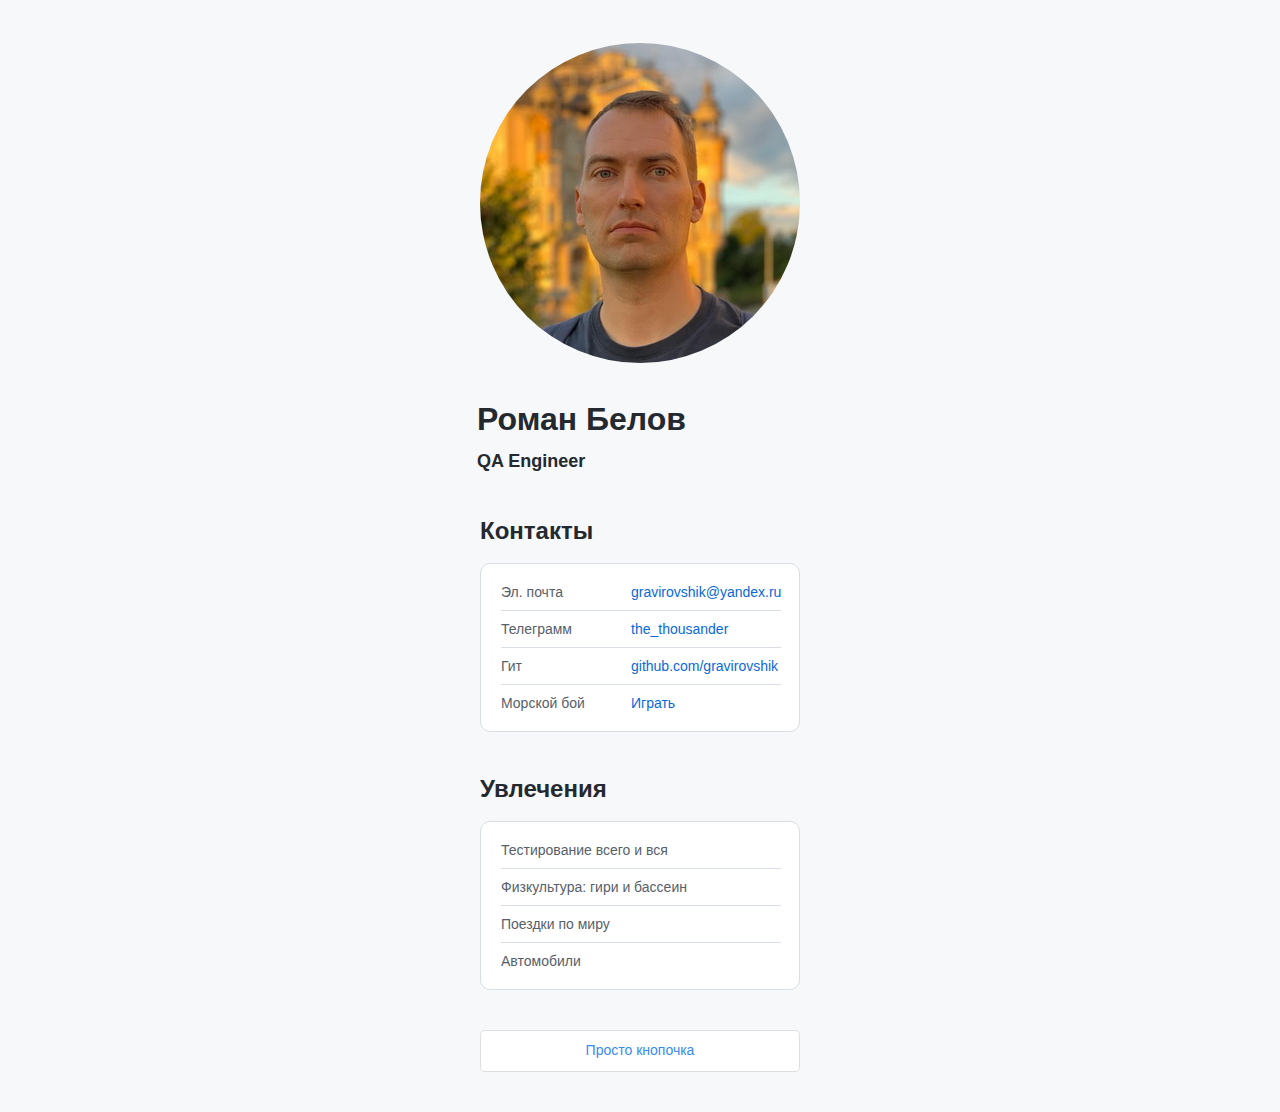
<file: index.html>
<!DOCTYPE html>
<html lang="en">
  <head>
    <meta charset="UTF-8" />
    <meta http-equiv="X-UA-Compatible" content="IE=edge" />
    <meta name="viewport" content="width=device-width, initial-scale=1.0" />
    <link href="./normalize.css" rel="stylesheet" />
    <link href="./style.css" rel="stylesheet" />
    <link rel="icon" href="./kettlebell.png" type="image/x-icon">
    <title>Document</title>
  </head>
  <body>
    <header class="header">
      <img src="./roman.jpg" alt="avatar" class="header__avatar" />
      <h1 class="header__title">Роман Белов</h1>
      <h3 class="header__subtitle">QA Engineer</h2>
    </header>
    <main>
      <section class="links">
        <h2 class="links__header">Контакты</h2>
        <ul class="links__container">
          
          <li class="links__link">
            <p class="links__title">Эл. почта</p>
            <a class="linsk__link" href="mailto:gravirovshik@yandex.ru"
              >gravirovshik@yandex.ru</a
            >
          </li>
          <li class="links__link">
            <p class="links__title">Телеграмм</p>
            <a class="linsk__link" href="https://t.me/the_thousander"
              >the_thousander</a
            >
          </li>
            <li class="links__link">
            <p class="links__title">Гит</p>
            <a class="linsk__link" href="https://github.com/gravirovshik">github.com/gravirovshik</a>
          </li>
        </li>
        <li class="links__link">
        <p class="links__title">Морской бой</p>
        <a class="linsk__link" href="/game.html">Играть</a>
      </li>
        </ul>
      </section>
      <section class="links">
        <h2 class="links__header">Увлечения</h2>
        <ul class="links__container">
          <li class="links__link">
            <p class="links__title">Тестирование всего и вся</p>
            
          </li>
          <li class="links__link">
            <p class="links__title">Физкультура: гири и бассеин</p>
            
          </li>
          <li class="links__link">
            <p class="links__title">Поездки по миру</p>
            
          </li>
          <li class="links__link">
            <p class="links__title">Автомобили</p>
            
          </li>
          
        </ul>
      </section>
    </main>
    <footer>
      <button type = "button" class="button-link" href=""> Просто кнопочка </button>
    </footer>
    <script type="text/javascript" src="js.js"></script>
  </body>
</html>
</file>
<file: style.css>
body {
  font-family: "Arial";
  background-color: #f6f8fa;
  color: #24292f;
  display: flex;
  flex-direction: column;
  justify-content: center;
  align-items: center;
}

.header {
  margin: 40px 0;
}

.header__avatar {
 border-radius: 50%;
 border: 3px solid #f6f8fa;
}

.header__avatar:hover {
  border: 3px solid #FF9900;
  cursor: pointer;
}

.header__title {
  margin: 30px 0 10px 0;
  font-size: 32px;
  line-height: 1.2;
}

.header__subtitle {
  color: #24292f;
  font-size: 18px;
  line-height: 1.4;
  margin: 0;
}

.links {
  width: 320px;
  margin-bottom: 40px;
}

.links__header {
  font-size: 24px;
  line-height: 1.4;
  margin: 0 0 15px 0;
}

.links__container {
  background-color: #fff;
  list-style-type: none;
  border: 1px solid hsla(210, 18%, 87%, 1);
  border-radius: 10px;
  display: flex;
  flex-direction: column;
  align-items: flex-start;
  padding: 20px 20px 10px;
  gap: 10px;
  flex: none;
  order: 1;
  flex-grow: 0;
  box-sizing: border-box;
  margin: 0;
}

.links__link,
.links__title {
  font-size: 14px;
  font-size: 1.4;
  color: #57606a;
}

.links__link {
  display: flex;
  flex-direction: row;
  align-items: flex-start;
  padding: 0px 0px 10px;
  gap: 30px;
  border-bottom: 1px solid hsla(210, 18%, 87%, 1);
  width: 280px;
}

.links__link:last-child {
  border-bottom: none;
}

.linsk__link,
.links__link:visited {
  text-decoration: none;
  color: #0969da;
}

.links__title {
  margin: 0;
  min-width: 100px;
}

footer {
  margin: 0 0 40px 0;
}
.button-link {
  box-sizing: border-box;
  display: flex;
  flex-direction: row;
  justify-content: center;
  align-items: center;
  padding: 10px;
  width: 320px;
  background: #fff;
  border: 1px solid rgba(27, 31, 36, 0.15);
  border-radius: 5px;

  font-size: 14px;
  line-height: 1.4;

  color: #378ced;
  text-decoration: none;
}

.button-link:hover {
  background-color: #FF9900;
  cursor: pointer;
  color: #fff;
  box-shadow: 0 1px 0 rgba(27, 31, 36, 0.1);
}
</file>
